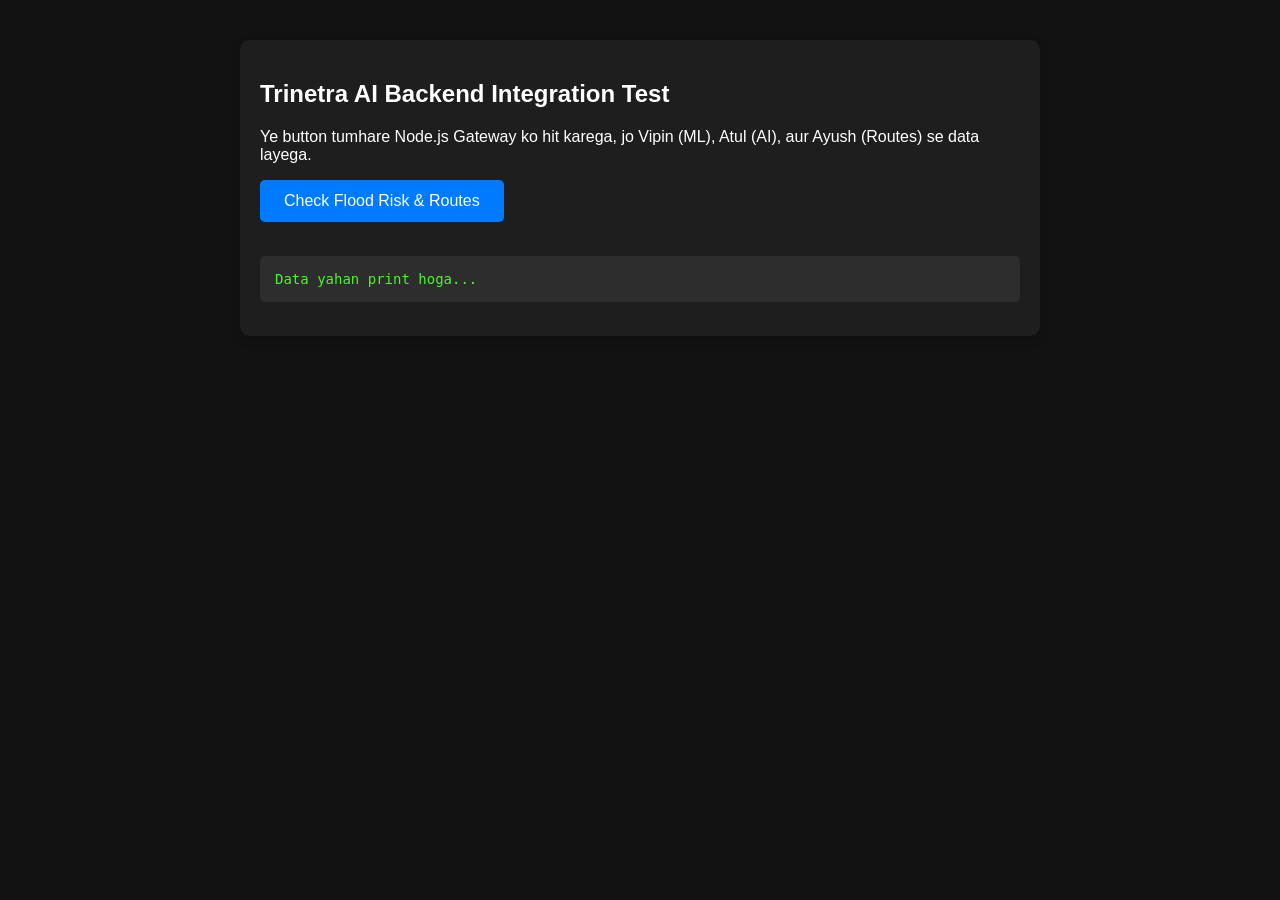
<file: src/backend_api/index.html>
<!DOCTYPE html>
<html lang="en">
<head>
    <meta charset="UTF-8">
    <meta name="viewport" content="width=device-width, initial-scale=1.0">
    <title>TRINETRA - End-to-End Test</title>
    <style>
        body {
            font-family: 'Segoe UI', Tahoma, Geneva, Verdana, sans-serif;
            background-color: #121212;
            color: #ffffff;
            padding: 40px;
            max-width: 800px;
            margin: auto;
        }
        .card {
            background: #1e1e1e;
            padding: 20px;
            border-radius: 10px;
            box-shadow: 0 4px 8px rgba(0,0,0,0.2);
        }
        button {
            background-color: #007bff;
            color: white;
            border: none;
            padding: 12px 24px;
            font-size: 16px;
            border-radius: 5px;
            cursor: pointer;
            margin-bottom: 20px;
        }
        button:hover { background-color: #0056b3; }
        pre {
            background-color: #2d2d2d;
            padding: 15px;
            border-radius: 5px;
            color: #4af626;
            overflow-x: auto;
            font-size: 14px;
        }
        #status { color: #ffca28; font-weight: bold; margin-bottom: 10px; }
    </style>
</head>
<body>

    <div class="card">
        <h2>Trinetra AI Backend Integration Test</h2>
        <p>Ye button tumhare Node.js Gateway ko hit karega, jo Vipin (ML), Atul (AI), aur Ayush (Routes) se data layega.</p>
        
        <button onclick="testTrinetraAISystem()">Check Flood Risk & Routes</button>
        
        <div id="status"></div>
        <pre id="result">Data yahan print hoga...</pre>
    </div>

    <script>
        async function testTrinetraAISystem() {
            const statusText = document.getElementById('status');
            const resultBox = document.getElementById('result');
            
            statusText.innerText = "⏳ Loading... Teeno Python servers se data fetch ho raha hai...";
            resultBox.innerText = "";

            try {
                // Tera Node.js API Gateway port 3000 par hai
                const response = await fetch('http://localhost:3000/api/get-dashboard-data', {
                    method: 'POST',
                    headers: { 'Content-Type': 'application/json' },
                    body: JSON.stringify({
                        catchment_id: "catch_007",
                        rainfall_3d: 120,
                        soil_saturation_proxy: 0.85,
                        slope_mean: 20
                    })
                });

                const data = await response.json();
                statusText.innerText = "✅ Success! Teeno doston ka data merge ho gaya.";
                
                // JSON ko sundar tareeqe se print karne ke liye
                resultBox.innerText = JSON.stringify(data, null, 4);

            } catch (error) {
                statusText.style.color = "#ff4c4c";
                statusText.innerText = "❌ Error: API Gateway se connect nahi ho paya.";
                resultBox.innerText = error.message;
            }
        }
    </script>
</body>
</html>
</file>
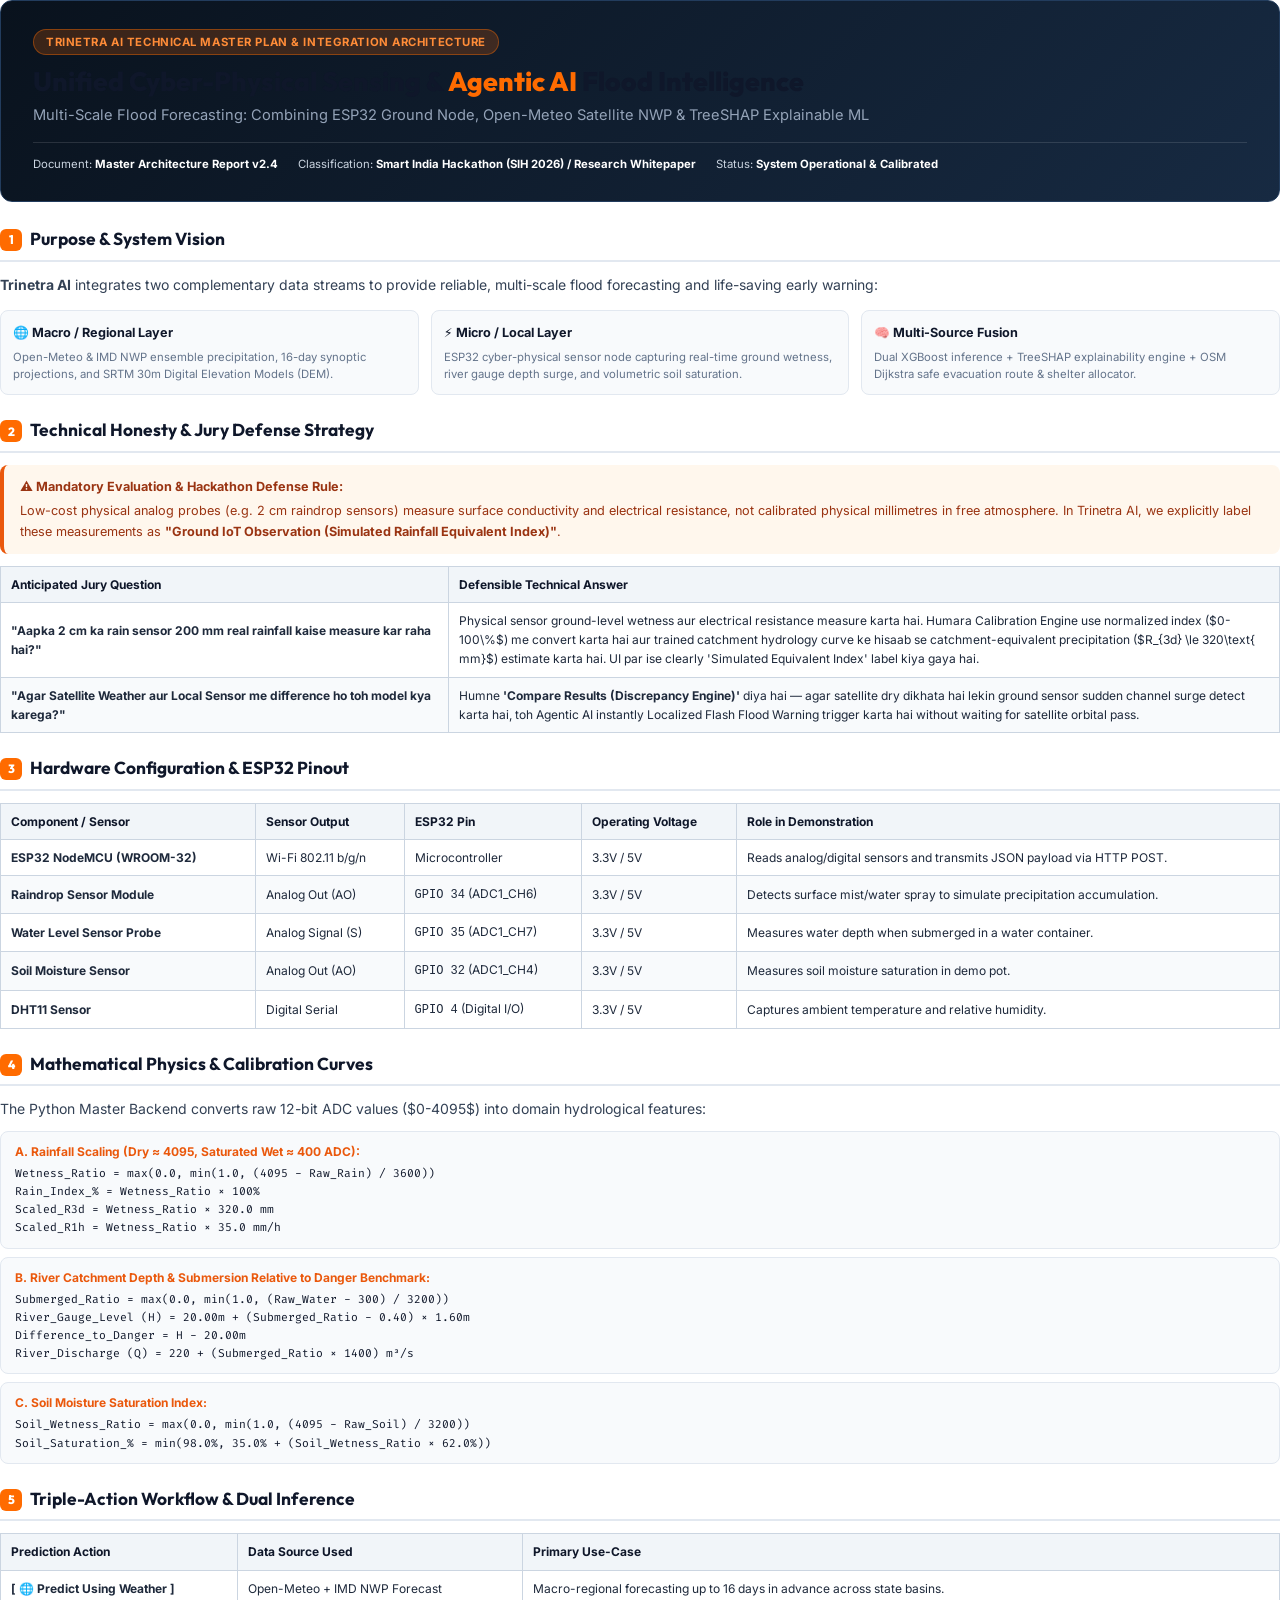
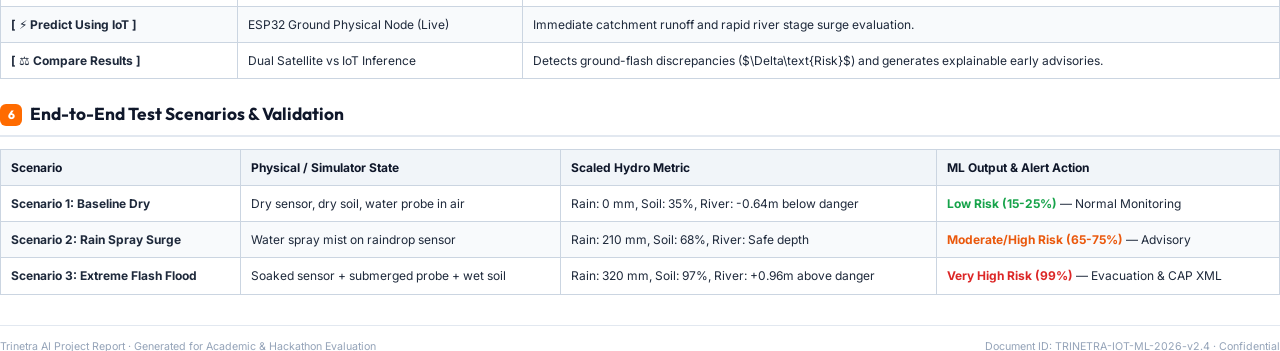
<file: TrinetraAI_Master_Report.html>
<!DOCTYPE html>
<html lang="en">
<head>
  <meta charset="UTF-8">
  <title>Trinetra AI — Master Integration & Technical Architecture Report</title>
  <style>
    @import url('https://fonts.googleapis.com/css2?family=Inter:wght@300;400;500;600;700;800&family=Outfit:wght@500;600;700;800&family=Fira+Code:wght@400;500;600&display=swap');

    @page {
      size: A4;
      margin: 18mm 16mm 18mm 16mm;
    }

    * {
      box-sizing: border-box;
      margin: 0;
      padding: 0;
    }

    body {
      font-family: 'Inter', system-ui, -apple-system, sans-serif;
      color: #1e293b;
      background: #ffffff;
      line-height: 1.6;
      font-size: 10.5pt;
    }

    h1, h2, h3, h4, .brand-title {
      font-family: 'Outfit', sans-serif;
      color: #0f172a;
    }

    /* Cover / Header Banner */
    .header-banner {
      background: linear-gradient(135deg, #09121d 0%, #172a42 100%);
      color: #ffffff;
      padding: 28px 32px;
      border-radius: 12px;
      margin-bottom: 24px;
      border: 1px solid #223c5d;
    }

    .doc-tag {
      display: inline-block;
      background: rgba(255, 107, 0, 0.2);
      color: #ff8c38;
      border: 1px solid rgba(255, 107, 0, 0.4);
      padding: 3px 12px;
      border-radius: 9999px;
      font-size: 8.5pt;
      font-weight: 700;
      text-transform: uppercase;
      letter-spacing: 0.05em;
      margin-bottom: 10px;
    }

    .main-title {
      font-size: 20pt;
      font-weight: 800;
      line-height: 1.25;
      margin-bottom: 6px;
    }

    .main-title span {
      color: #ff6b00;
    }

    .sub-title {
      font-size: 11pt;
      color: #94a3b8;
      font-weight: 400;
    }

    .meta-bar {
      display: flex;
      gap: 20px;
      margin-top: 14px;
      padding-top: 12px;
      border-top: 1px solid rgba(255, 255, 255, 0.12);
      font-size: 8.5pt;
      color: #cbd5e1;
    }

    .meta-item strong {
      color: #ffffff;
    }

    /* Section Styling */
    .section {
      margin-bottom: 22px;
      page-break-inside: avoid;
    }

    .section-title {
      font-size: 13pt;
      font-weight: 700;
      color: #0f172a;
      border-bottom: 2px solid #e2e8f0;
      padding-bottom: 6px;
      margin-bottom: 12px;
      display: flex;
      align-items: center;
      gap: 8px;
    }

    .section-num {
      background: #ff6b00;
      color: #ffffff;
      width: 22px;
      height: 22px;
      border-radius: 6px;
      display: inline-flex;
      align-items: center;
      justify-content: center;
      font-size: 9pt;
      font-weight: 800;
    }

    p {
      margin-bottom: 10px;
      color: #334155;
      text-align: justify;
    }

    /* Tables */
    table {
      width: 100%;
      border-collapse: collapse;
      margin: 12px 0 16px 0;
      font-size: 9pt;
    }

    th, td {
      border: 1px solid #cbd5e1;
      padding: 8px 10px;
      text-align: left;
    }

    th {
      background: #f1f5f9;
      color: #0f172a;
      font-weight: 700;
    }

    tr:nth-child(even) {
      background: #f8fafc;
    }

    /* Callout Boxes */
    .callout {
      border-radius: 8px;
      padding: 12px 16px;
      margin: 12px 0;
      font-size: 9.5pt;
      border-left: 4px solid;
    }

    .callout-info {
      background: #f0f9ff;
      border-color: #0284c7;
      color: #0369a1;
    }

    .callout-warning {
      background: #fff7ed;
      border-color: #ea580c;
      color: #9a3412;
    }

    .callout-success {
      background: #f0fdf4;
      border-color: #16a34a;
      color: #166534;
    }

    .callout-title {
      font-weight: 700;
      margin-bottom: 4px;
      display: flex;
      align-items: center;
      gap: 6px;
    }

    /* Code & Formulas */
    .formula-box {
      background: #f8fafc;
      border: 1px solid #e2e8f0;
      border-radius: 8px;
      padding: 10px 14px;
      margin: 8px 0;
      font-family: 'Fira Code', monospace;
      font-size: 8.5pt;
      color: #0f172a;
    }

    .formula-title {
      font-weight: 700;
      color: #ea580c;
      margin-bottom: 4px;
      font-family: 'Inter', sans-serif;
      font-size: 9pt;
    }

    /* Architecture Grid */
    .arch-grid {
      display: grid;
      grid-template-columns: repeat(3, 1fr);
      gap: 12px;
      margin: 14px 0;
    }

    .arch-card {
      border: 1px solid #e2e8f0;
      border-radius: 8px;
      padding: 12px;
      background: #f8fafc;
    }

    .arch-card-title {
      font-weight: 700;
      font-size: 9.5pt;
      color: #0f172a;
      margin-bottom: 6px;
      display: flex;
      align-items: center;
      gap: 6px;
    }

    .arch-card-desc {
      font-size: 8.5pt;
      color: #64748b;
      line-height: 1.45;
    }

    /* Footer */
    .doc-footer {
      margin-top: 30px;
      padding-top: 12px;
      border-top: 1px solid #e2e8f0;
      font-size: 8pt;
      color: #94a3b8;
      display: flex;
      justify-content: space-between;
    }

    .page-break {
      page-break-before: always;
    }
  </style>
</head>
<body>

  <!-- HEADER BANNER -->
  <div class="header-banner">
    <div class="doc-tag">Trinetra AI Technical Master Plan &amp; Integration Architecture</div>
    <h1 class="main-title">Unified Cyber-Physical Sensing &amp; <span>Agentic AI</span> Flood Intelligence</h1>
    <div class="sub-title">Multi-Scale Flood Forecasting: Combining ESP32 Ground Node, Open-Meteo Satellite NWP &amp; TreeSHAP Explainable ML</div>
    
    <div class="meta-bar">
      <div class="meta-item">Document: <strong>Master Architecture Report v2.4</strong></div>
      <div class="meta-item">Classification: <strong>Smart India Hackathon (SIH 2026) / Research Whitepaper</strong></div>
      <div class="meta-item">Status: <strong>System Operational &amp; Calibrated</strong></div>
    </div>
  </div>

  <!-- SECTION 1 -->
  <div class="section">
    <h2 class="section-title"><span class="section-num">1</span> Purpose &amp; System Vision</h2>
    <p>
      <strong>Trinetra AI</strong> integrates two complementary data streams to provide reliable, multi-scale flood forecasting and life-saving early warning:
    </p>
    <div class="arch-grid">
      <div class="arch-card">
        <div class="arch-card-title">🌐 Macro / Regional Layer</div>
        <div class="arch-card-desc">Open-Meteo &amp; IMD NWP ensemble precipitation, 16-day synoptic projections, and SRTM 30m Digital Elevation Models (DEM).</div>
      </div>
      <div class="arch-card">
        <div class="arch-card-title">⚡ Micro / Local Layer</div>
        <div class="arch-card-desc">ESP32 cyber-physical sensor node capturing real-time ground wetness, river gauge depth surge, and volumetric soil saturation.</div>
      </div>
      <div class="arch-card">
        <div class="arch-card-title">🧠 Multi-Source Fusion</div>
        <div class="arch-card-desc">Dual XGBoost inference + TreeSHAP explainability engine + OSM Dijkstra safe evacuation route &amp; shelter allocator.</div>
      </div>
    </div>
  </div>

  <!-- SECTION 2 -->
  <div class="section">
    <h2 class="section-title"><span class="section-num">2</span> Technical Honesty &amp; Jury Defense Strategy</h2>
    <div class="callout callout-warning">
      <div class="callout-title">⚠️ Mandatory Evaluation &amp; Hackathon Defense Rule:</div>
      Low-cost physical analog probes (e.g. 2 cm raindrop sensors) measure surface conductivity and electrical resistance, not calibrated physical millimetres in free atmosphere. In Trinetra AI, we explicitly label these measurements as <strong>"Ground IoT Observation (Simulated Rainfall Equivalent Index)"</strong>.
    </div>

    <table>
      <thead>
        <tr>
          <th style="width: 35%;">Anticipated Jury Question</th>
          <th style="width: 65%;">Defensible Technical Answer</th>
        </tr>
      </thead>
      <tbody>
        <tr>
          <td><strong>"Aapka 2 cm ka rain sensor 200 mm real rainfall kaise measure kar raha hai?"</strong></td>
          <td>Physical sensor ground-level wetness aur electrical resistance measure karta hai. Humara Calibration Engine use normalized index ($0-100\%$) me convert karta hai aur trained catchment hydrology curve ke hisaab se catchment-equivalent precipitation ($R_{3d} \le 320\text{ mm}$) estimate karta hai. UI par ise clearly 'Simulated Equivalent Index' label kiya gaya hai.</td>
        </tr>
        <tr>
          <td><strong>"Agar Satellite Weather aur Local Sensor me difference ho toh model kya karega?"</strong></td>
          <td>Humne <strong>'Compare Results (Discrepancy Engine)'</strong> diya hai — agar satellite dry dikhata hai lekin ground sensor sudden channel surge detect karta hai, toh Agentic AI instantly Localized Flash Flood Warning trigger karta hai without waiting for satellite orbital pass.</td>
        </tr>
      </tbody>
    </table>
  </div>

  <!-- SECTION 3 -->
  <div class="section">
    <h2 class="section-title"><span class="section-num">3</span> Hardware Configuration &amp; ESP32 Pinout</h2>
    <table>
      <thead>
        <tr>
          <th>Component / Sensor</th>
          <th>Sensor Output</th>
          <th>ESP32 Pin</th>
          <th>Operating Voltage</th>
          <th>Role in Demonstration</th>
        </tr>
      </thead>
      <tbody>
        <tr>
          <td><strong>ESP32 NodeMCU (WROOM-32)</strong></td>
          <td>Wi-Fi 802.11 b/g/n</td>
          <td>Microcontroller</td>
          <td>3.3V / 5V</td>
          <td>Reads analog/digital sensors and transmits JSON payload via HTTP POST.</td>
        </tr>
        <tr>
          <td><strong>Raindrop Sensor Module</strong></td>
          <td>Analog Out (AO)</td>
          <td><code>GPIO 34</code> (ADC1_CH6)</td>
          <td>3.3V / 5V</td>
          <td>Detects surface mist/water spray to simulate precipitation accumulation.</td>
        </tr>
        <tr>
          <td><strong>Water Level Sensor Probe</strong></td>
          <td>Analog Signal (S)</td>
          <td><code>GPIO 35</code> (ADC1_CH7)</td>
          <td>3.3V / 5V</td>
          <td>Measures water depth when submerged in a water container.</td>
        </tr>
        <tr>
          <td><strong>Soil Moisture Sensor</strong></td>
          <td>Analog Out (AO)</td>
          <td><code>GPIO 32</code> (ADC1_CH4)</td>
          <td>3.3V / 5V</td>
          <td>Measures soil moisture saturation in demo pot.</td>
        </tr>
        <tr>
          <td><strong>DHT11 Sensor</strong></td>
          <td>Digital Serial</td>
          <td><code>GPIO 4</code> (Digital I/O)</td>
          <td>3.3V / 5V</td>
          <td>Captures ambient temperature and relative humidity.</td>
        </tr>
      </tbody>
    </table>
  </div>

  <div class="page-break"></div>

  <!-- SECTION 4 -->
  <div class="section">
    <h2 class="section-title"><span class="section-num">4</span> Mathematical Physics &amp; Calibration Curves</h2>
    <p>The Python Master Backend converts raw 12-bit ADC values ($0-4095$) into domain hydrological features:</p>
    
    <div class="formula-box">
      <div class="formula-title">A. Rainfall Scaling (Dry ≈ 4095, Saturated Wet ≈ 400 ADC):</div>
      Wetness_Ratio = max(0.0, min(1.0, (4095 - Raw_Rain) / 3600))<br>
      Rain_Index_% = Wetness_Ratio × 100%<br>
      Scaled_R3d = Wetness_Ratio × 320.0 mm<br>
      Scaled_R1h = Wetness_Ratio × 35.0 mm/h
    </div>

    <div class="formula-box">
      <div class="formula-title">B. River Catchment Depth &amp; Submersion Relative to Danger Benchmark:</div>
      Submerged_Ratio = max(0.0, min(1.0, (Raw_Water - 300) / 3200))<br>
      River_Gauge_Level (H) = 20.00m + (Submerged_Ratio - 0.40) × 1.60m<br>
      Difference_to_Danger = H - 20.00m<br>
      River_Discharge (Q) = 220 + (Submerged_Ratio × 1400) m³/s
    </div>

    <div class="formula-box">
      <div class="formula-title">C. Soil Moisture Saturation Index:</div>
      Soil_Wetness_Ratio = max(0.0, min(1.0, (4095 - Raw_Soil) / 3200))<br>
      Soil_Saturation_% = min(98.0%, 35.0% + (Soil_Wetness_Ratio × 62.0%))
    </div>
  </div>

  <!-- SECTION 5 -->
  <div class="section">
    <h2 class="section-title"><span class="section-num">5</span> Triple-Action Workflow &amp; Dual Inference</h2>
    <table>
      <thead>
        <tr>
          <th>Prediction Action</th>
          <th>Data Source Used</th>
          <th>Primary Use-Case</th>
        </tr>
      </thead>
      <tbody>
        <tr>
          <td><strong>[ 🌐 Predict Using Weather ]</strong></td>
          <td>Open-Meteo + IMD NWP Forecast</td>
          <td>Macro-regional forecasting up to 16 days in advance across state basins.</td>
        </tr>
        <tr>
          <td><strong>[ ⚡ Predict Using IoT ]</strong></td>
          <td>ESP32 Ground Physical Node (Live)</td>
          <td>Immediate catchment runoff and rapid river stage surge evaluation.</td>
        </tr>
        <tr>
          <td><strong>[ ⚖️ Compare Results ]</strong></td>
          <td>Dual Satellite vs IoT Inference</td>
          <td>Detects ground-flash discrepancies ($\Delta\text{Risk}$) and generates explainable early advisories.</td>
        </tr>
      </tbody>
    </table>
  </div>

  <!-- SECTION 6 -->
  <div class="section">
    <h2 class="section-title"><span class="section-num">6</span> End-to-End Test Scenarios &amp; Validation</h2>
    <table>
      <thead>
        <tr>
          <th>Scenario</th>
          <th>Physical / Simulator State</th>
          <th>Scaled Hydro Metric</th>
          <th>ML Output &amp; Alert Action</th>
        </tr>
      </thead>
      <tbody>
        <tr>
          <td><strong>Scenario 1: Baseline Dry</strong></td>
          <td>Dry sensor, dry soil, water probe in air</td>
          <td>Rain: 0 mm, Soil: 35%, River: -0.64m below danger</td>
          <td><span style="color: #16a34a; font-weight: 700;">Low Risk (15-25%)</span> — Normal Monitoring</td>
        </tr>
        <tr>
          <td><strong>Scenario 2: Rain Spray Surge</strong></td>
          <td>Water spray mist on raindrop sensor</td>
          <td>Rain: 210 mm, Soil: 68%, River: Safe depth</td>
          <td><span style="color: #ea580c; font-weight: 700;">Moderate/High Risk (65-75%)</span> — Advisory</td>
        </tr>
        <tr>
          <td><strong>Scenario 3: Extreme Flash Flood</strong></td>
          <td>Soaked sensor + submerged probe + wet soil</td>
          <td>Rain: 320 mm, Soil: 97%, River: +0.96m above danger</td>
          <td><span style="color: #dc2626; font-weight: 700;">Very High Risk (99%)</span> — Evacuation &amp; CAP XML</td>
        </tr>
      </tbody>
    </table>
  </div>

  <div class="doc-footer">
    <span>Trinetra AI Project Report · Generated for Academic &amp; Hackathon Evaluation</span>
    <span>Document ID: TRINETRA-IOT-ML-2026-v2.4 · Confidential</span>
  </div>

</body>
</html>
</file>
